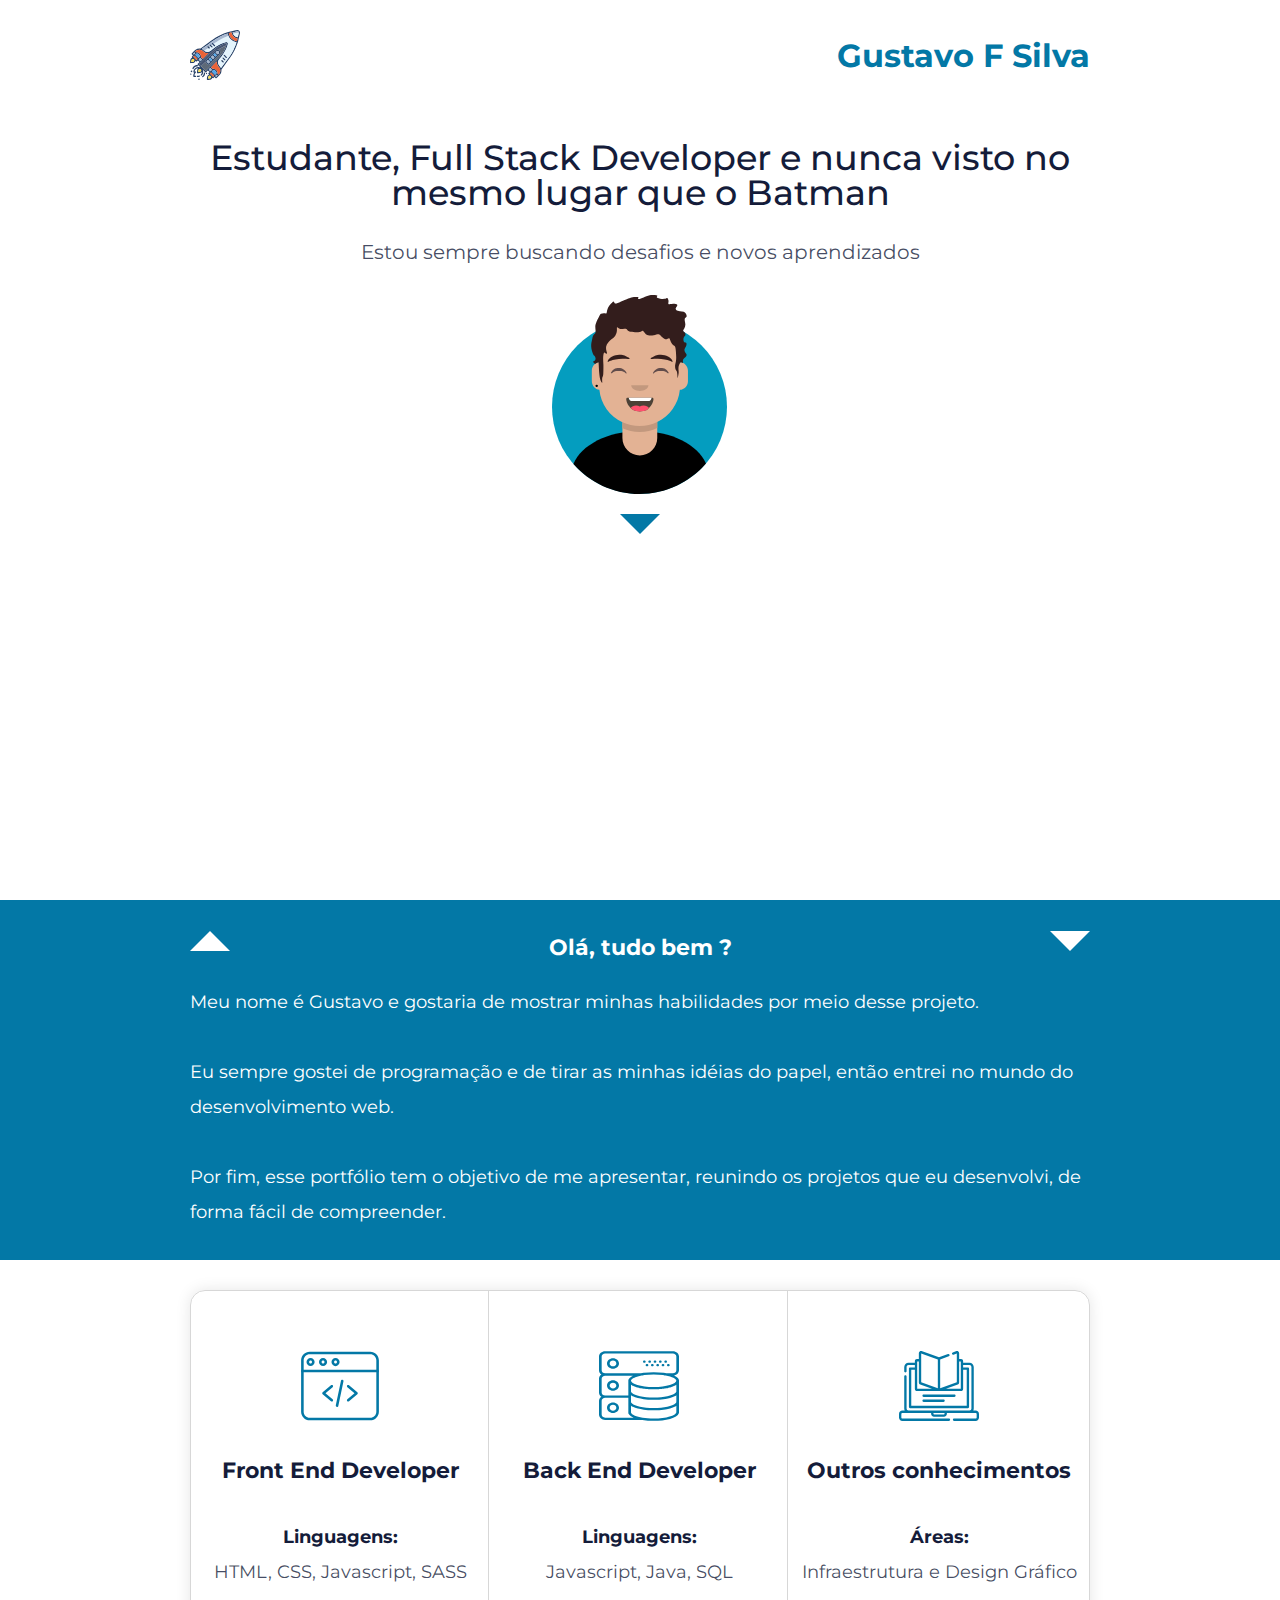
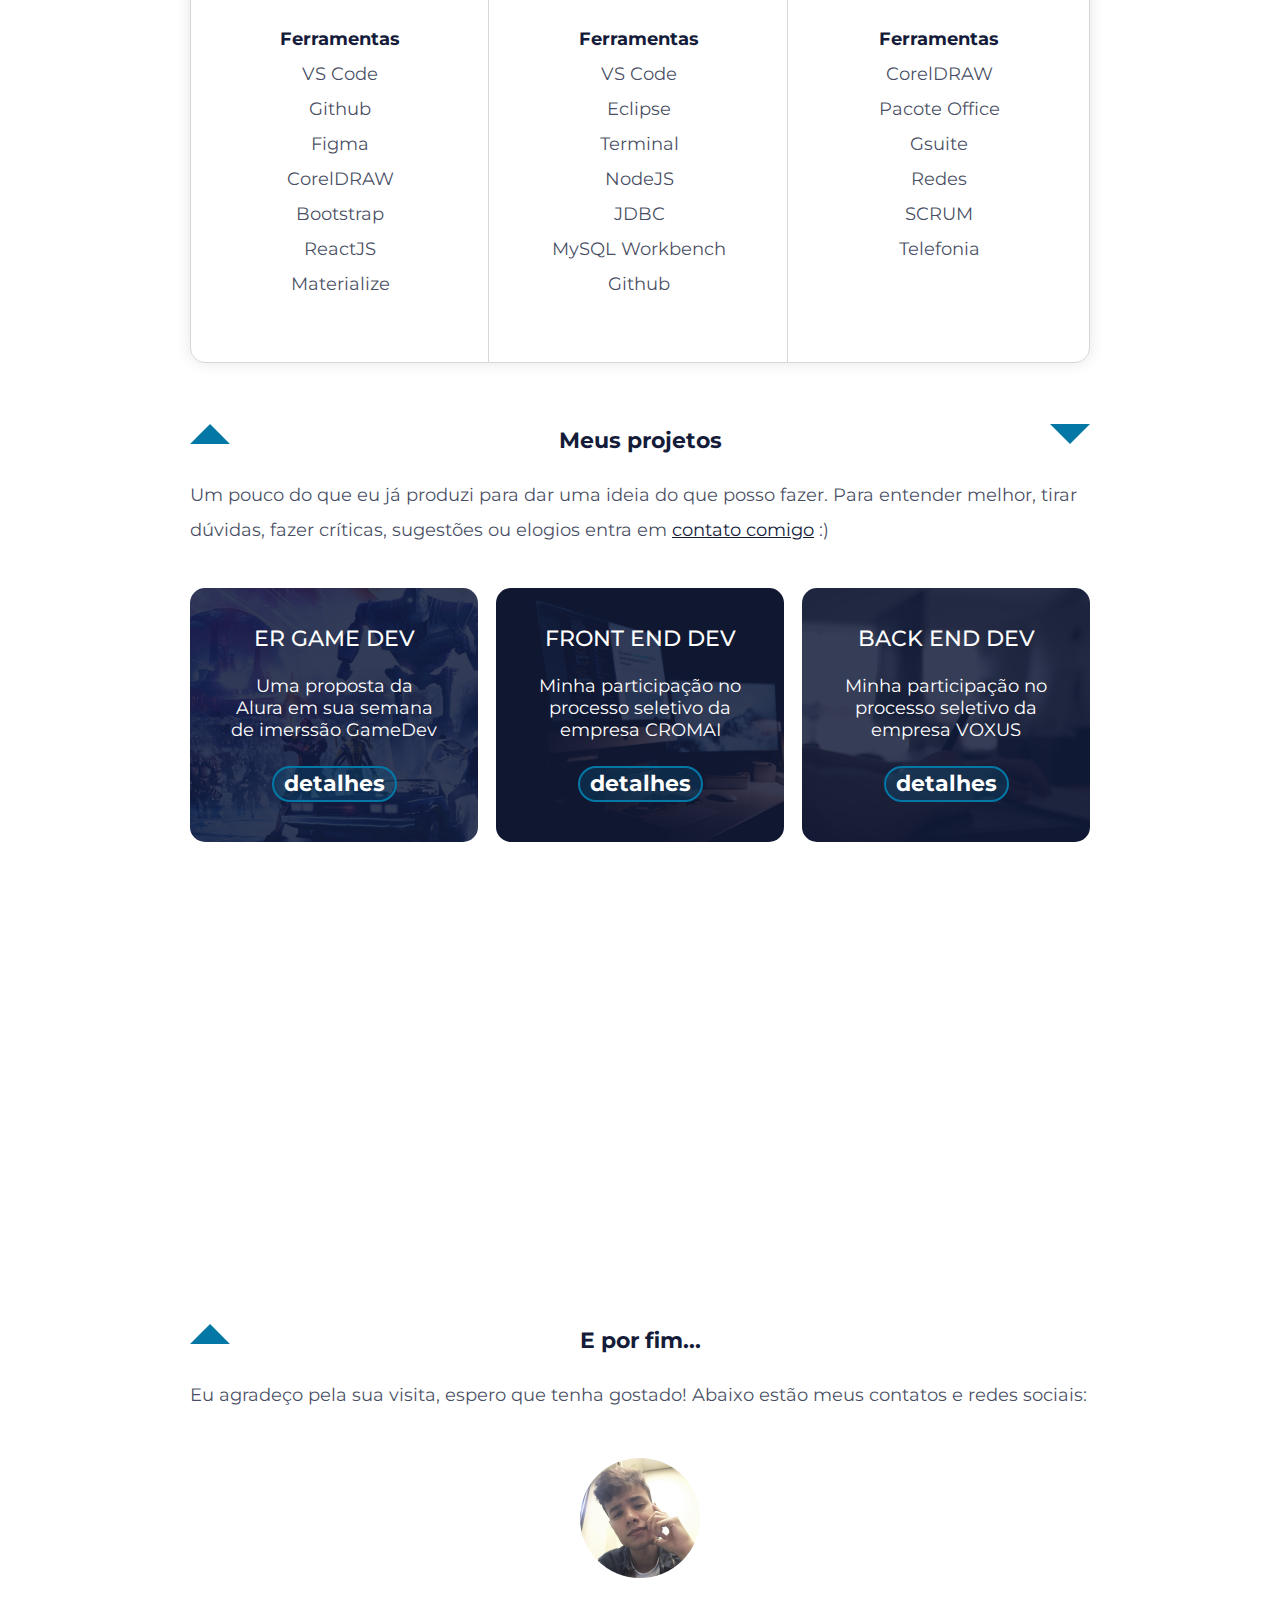
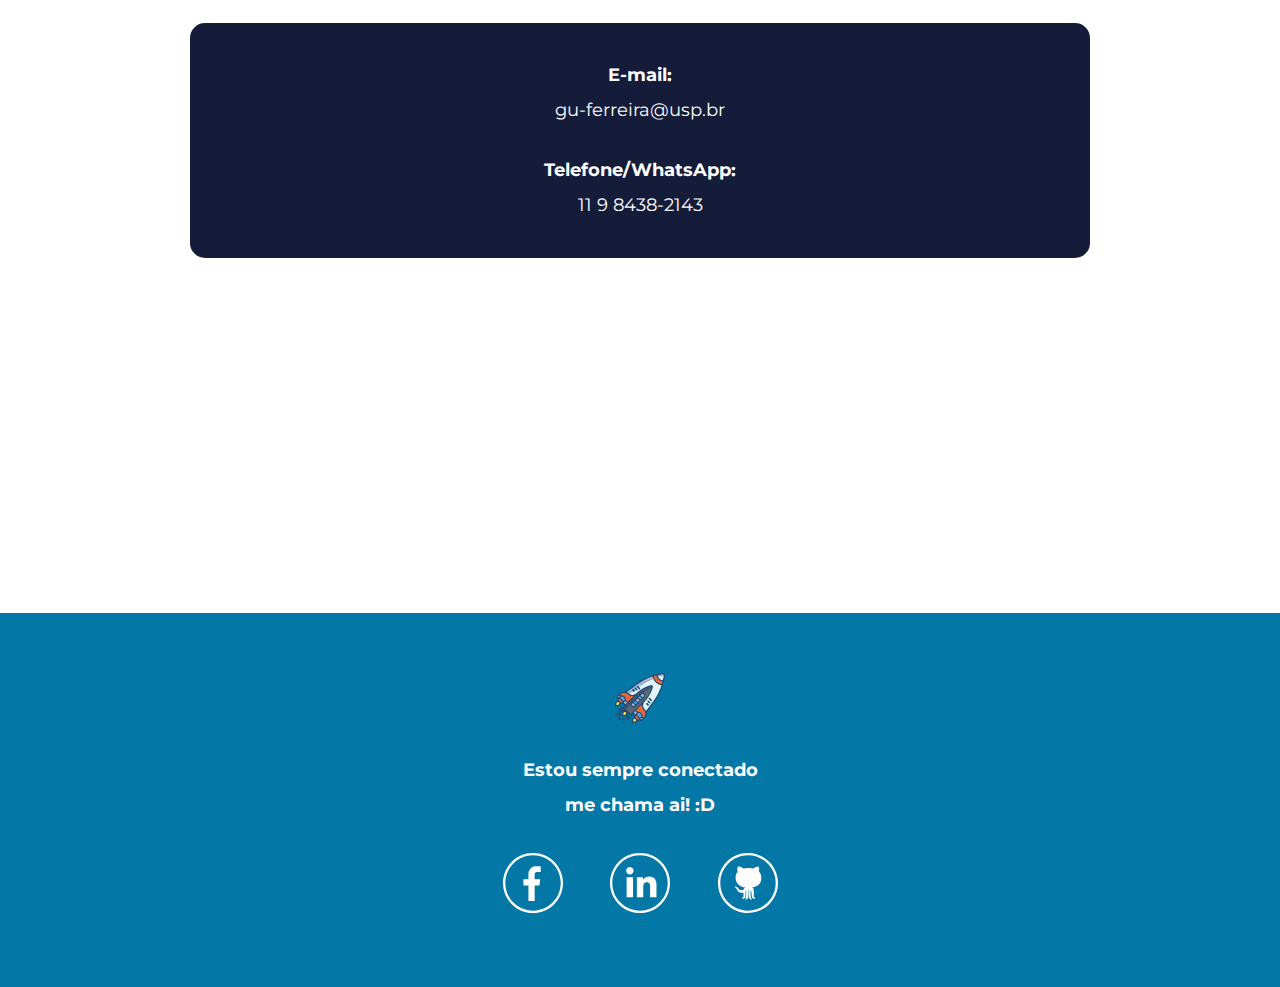
<file: index.html>
<!DOCTYPE html>
<html lang="pt-br">
    <head>
        <link rel="icon" href="./img/favicon-16x16.png" />
        <meta charset="UTF-8" />
        <meta name="viewport" content="width=device-width, initial-scale=1.0" />
        <meta http-equiv="X-UA-Compatible" content="ie=edge" />
        <title>Gustavo F. Silva</title>

        <link href="https://fonts.googleapis.com/css2?family=Montserrat:wght@400;500;700&display=swap" rel="stylesheet">
        <link href="./css/normalize.css" rel="stylesheet" />
        <link href="./css/reset.css" rel="stylesheet" />

        <link href="./css/cabecalho.css" rel="stylesheet" />
        <link href="./css/sobre.css" rel="stylesheet" />
        <link href="./css/projetos.css" rel="stylesheet" />
        <link href="./css/agradecimentos.css" rel="stylesheet" />
        <link href="./css/rodape.css" rel="stylesheet" />
    </head>

    <body>

        <header id="cabecalho" class="cabecalho">
            <div class="cabecalho__container">
                <div class="cabecalho__topo">
                    <img src="./img/foguete.svg" class="foguete" alt="um foguete espacial">
                    <h1 class="cabecalho__nome">Gustavo F Silva</h1>
                </div>

                <h2 class="titulo cabecalho__titulo">Estudante, Full Stack Developer e nunca visto no mesmo lugar que o Batman</h2>
                <p class="cabecalho__frase">Estou sempre buscando desafios e novos aprendizados</p>
                <div class="cabecalho__avatar"></div>
                <a href="#sobre"><img src="./img/seta-azul-baixo.svg" class="seta" alt="Clique para saber sobre mim"></a>
            </div>
        </header>

        <section id="sobre" class="sobre">

                <div class="sobre__conteudo">
                    <div class="sobre__container">
                        <div class="conteudo__topo">
                            <a href="#cabecalho"><img src="./img/seta-branca-cima.svg" class="seta" alt="Clique para voltar ao início"></a>
                            <h3 class="titulo sobre__conteudo__titulo">Olá, tudo bem ?</h3>
                            <a href="#projetos"><img src="./img/seta-branca-baixo.svg" class="seta" alt="Clique para ver meus projetos"></a>
                        </div>

                        <p class="texto sobre__conteudo__texto">Meu nome é Gustavo e gostaria de mostrar minhas habilidades por meio desse projeto. <br><br>
                        Eu sempre gostei de programação e de tirar as minhas idéias do papel, então entrei no mundo do desenvolvimento web.<br><br>Por fim, esse portfólio tem o objetivo de me apresentar, reunindo os projetos que eu desenvolvi, de forma fácil de compreender.</p>
                    </div>
                </div>

                <div class="sobre__habilidades">
                    <div class="sobre__container">
                        <div class="habilidades__tabela">
                        <div class="tabela__item">
                            <img src="./img/frontEnd.svg" class="tabela__icone" alt>
                            <h4 class="titulo tabela__titulo">Front End Developer</h4>
                            <div class="tabela__linguagens">
                                <p class="texto tabela__subtitulo">Linguagens:</p>
                                <p class="texto tabela__texto">HTML, CSS, Javascript, SASS</p>
                            </div>
                            <div class="tabela__ferramentas">
                                <p class="texto tabela__subtitulo">Ferramentas</p>
                                <p class="texto tabela__texto">VS Code<br>Github<br>Figma<br>CorelDRAW<br>Bootstrap<br>ReactJS<br>Materialize</p>
                            </div>
                        </div>

                        <div class="tabela__item">
                            <img src="./img/backEnd.svg" class="tabela__icone" alt>
                            <h4 class="titulo tabela__titulo">Back End Developer</h4>
                            <div class="tabela__linguagens">
                                <p class="texto tabela__subtitulo">Linguagens:</p>
                                <p class="texto tabela__texto">Javascript, Java, SQL</p>
                            </div>
                            <div class="tabela__ferramentas">
                                <p class="texto tabela__subtitulo">Ferramentas</p>
                                <p class="texto tabela__texto">VS Code<br>Eclipse<br>Terminal<br>NodeJS<br>JDBC<br>MySQL Workbench<br>Github</p>
                            </div>
                        </div>

                        <div class="tabela__item">
                            <img src="./img/outros.svg" class="tabela__icone" alt>
                            <h4 class="titulo tabela__titulo">Outros conhecimentos</h4>
                            <div class="tabela__linguagens">
                                <p class="texto tabela__subtitulo">Áreas:</p>
                                <p class="texto tabela__texto">Infraestrutura e Design Gráfico</p>
                            </div>
                            <div class="tabela__ferramentas">
                                <p class="texto tabela__subtitulo">Ferramentas</p>
                                <p class="texto tabela__texto">CorelDRAW<br>Pacote Office<br>Gsuite<br>Redes<br>SCRUM<br>Telefonia</p>
                            </div>
                        </div>
                    
                    
                    
                        </div>
                    </div>
                </div>
        </section>

        <section id="projetos" class="projetos">

            <div class="projetos__container">
                <div class="conteudo__topo">
                    <a href="#sobre"><img src="./img/seta-azul-cima.svg" class="seta" alt="Clique para saber sobre mim"></a>
                    <h3 class="titulo">Meus projetos</h3>
                    <a href="#agradecimentos"><img src="./img/seta-azul-baixo.svg" class="seta" alt="Clique para acessar meus agradecimentos"></a>
                </div>

                <p class="texto projetos__texto">Um pouco do que eu já produzi para dar uma ideia do que posso fazer. Para entender melhor, tirar dúvidas, fazer críticas, sugestões ou elogios entra em <a href="#contatos">contato comigo</a> :)</p>


                <div class="projetos__pai__itens">

                    <div class="projetos__item">
                        <h4 class="titulo projetos__item__titulo">ER GAME DEV</h4>
                        <p class="texto projetos__item__texto">Uma proposta da Alura em sua semana de imerssão GameDev</p>
        
                        <a href="projeto-gamedev.html" class="projetos__item__link">
                            <div class="projetos__item__botao">
                                <p class="titulo projetos__item__botao__titulo">detalhes</p>
                            </div>
                        </a>
                    </div>

                    <div class="projetos__item">
                        <h4 class="titulo projetos__item__titulo">FRONT END DEV</h4>
                        <p class="texto projetos__item__texto">Minha participação no processo seletivo da empresa CROMAI</p>
                        
                        <a href="projeto-cromai.html" class="projetos__item__link">
                            <div class="projetos__item__botao">
                                <p class="titulo projetos__item__botao__titulo">detalhes</p>
                            </div>
                        </a>
                    </div>

                    <div class="projetos__item">
                        <h4 class="titulo projetos__item__titulo">BACK END DEV</h4>
                        <p class="texto projetos__item__texto">Minha participação no processo seletivo da empresa VOXUS</p>
        
                        <a href="projeto-voxus.html" class="projetos__item__link">
                            <div class="projetos__item__botao">
                                <p class="titulo projetos__item__botao__titulo">detalhes</p>
                            </div>
                        </a>
                    </div>
                </div>
            </div>

        </section>

        <section id="agradecimentos" class="agradecimentos">
            <div class="agradecimentos__container">
                <div class="conteudo__topo">
                    <a href="#projetos"><img src="./img/seta-azul-cima.svg" class="seta" alt="Clique para acessar meus projetos"></a>
                    <h3 class="titulo">E por fim...</h3>
                    <a href="#agradecimentos"><img src="./img/seta-branca-cima.svg" class="seta" alt></a>
                </div>

                <p class="texto">Eu agradeço pela sua visita, espero que tenha gostado! Abaixo estão meus contatos e redes sociais:</p>

                <div class="agradecimentos__foto__container"><img src="./img/gustavo.jpg" class="agradecimentos__foto" alt>
                </div>
                
                <div id="contatos" class="agradecimentos__contato__pai">
                    <div class="agradecimentos__contato__filho">
                        <p class="texto agradecimentos__contato__filho__titulo">E-mail:</p>
                        <p class="texto agradecimentos__contato__filho__texto">gu-ferreira@usp.br</p>
                    </div>

                    <div class="agradecimentos__contato__filho">
                        <p class="texto agradecimentos__contato__filho__titulo">Telefone/WhatsApp:</p>
                        <p class="texto agradecimentos__contato__filho__texto">11 9 8438-2143</p>
                    </div>
                </div>
            </div>
        </section>

        <footer id="rodape" class="rodape">
            <img src="./img/foguete.svg" class="foguete rodape__foguete" alt="um foguete espacial">
            <p class="texto rodape__texto">Estou sempre conectado<br>me chama ai! :D</p>
            <div class="rodape__icones">
                <a href="https://www.facebook.com/gustavo.ferreira.37"><img src="./img/icone-facebook.svg" class="rodape__icones_item" alt="Clique para acessar meu Facebook"></a>
                <a href="https://www.linkedin.com/in/gustavo-ferreira-silva-b59086182/"><img src="./img/icone-linkedin.svg" class="rodape__icones_item" alt="Clique para acessar meu LinkedIn"></a>
                <a href="https://github.com/GuFerreir"><img src="./img/icone-github.svg" class="rodape__icones_item" alt="clique para acessar meu Github"></a>
            </div>
        </footer>        

    </body>

</html>
</file>
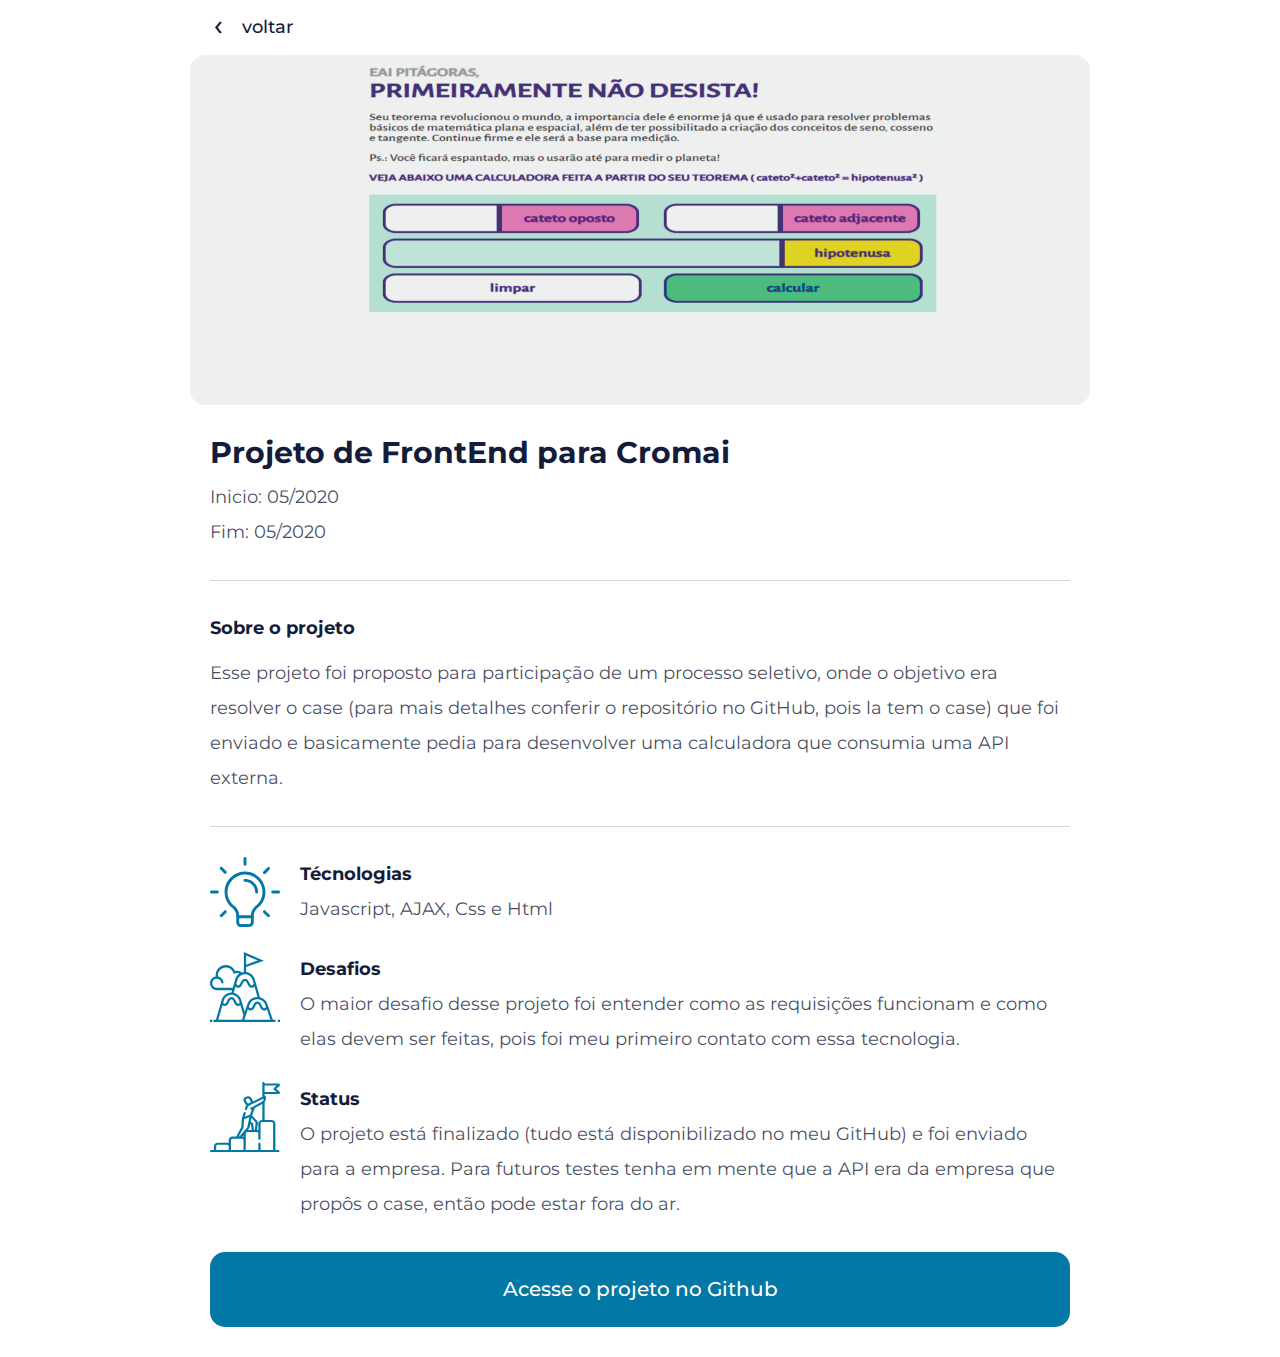
<file: projeto-cromai.html>
<!DOCTYPE html>
<html lang="pt-br">
    <head>
        <link rel="icon" href="./img/favicon-16x16.png" />
        <meta charset="UTF-8" />
        <meta name="viewport" content="width=device-width, initial-scale=1.0" />
        <meta http-equiv="X-UA-Compatible" content="ie=edge" />
        <title>Gustavo F. Silva</title>

        <!-- <link href="https://fonts.googleapis.com/css2?family=Ubuntu:wght@400;500;700&display=swap" rel="stylesheet"> -->
        <link href="https://fonts.googleapis.com/css2?family=Montserrat:wght@400;500;700&display=swap" rel="stylesheet">
        <link href="./css/normalize.css" rel="stylesheet" />
        <link href="./css/reset.css" rel="stylesheet" />

        <link href="./css/projetos-descricao.css" rel="stylesheet" />
    </head>

    <body>

        <header id="cabecalho" class="cabecalho">
            <div class="container">
                <a href="index.html#projetos" class="cabecalho__link">
                    <img src="./img/seta-azul-esquerda.svg" class="cabecalho__seta" alt>
                    <p class="cabecalho__texto">voltar</p>
                </a>
            </div>
        </header>

        <div class="container">
            <div class="imagem imagem__cromai"></div>

            <div class="projeto__container">
                <section class="projeto">
                    <h1 class="titulo projeto__introducao">Projeto de FrontEnd para Cromai</h1>
                    <p class="texto">Inicio: 05/2020<br>Fim: 05/2020</p>
                </section>

                <section class="projeto">
                    <h2 class="titulo projeto__sobre">Sobre o projeto</h2>
                    <p class="texto">Esse projeto foi proposto para participação de um processo seletivo, onde o objetivo era resolver o case (para mais detalhes conferir o repositório no GitHub, pois la tem o case) que foi enviado e basicamente pedia para desenvolver uma calculadora que consumia uma API externa.</p>
                </section>

                <section class="projeto">
                    <div class="projeto__acompanhamento__item">
                        <img src="./img/icone-tecnologias.svg" class="projeto__acompanhamento__item__imagem" alt>
                        <div class="projeto__acompanhamento__item__conteudo">
                            <h3 class="titulo projeto__acompanhamento">Técnologias</h3>
                            <p class="texto">Javascript, AJAX, Css e Html</p>
                        </div>
                    </div>

                    <div class="projeto__acompanhamento__item">
                        <img src="./img/icone-desafios.svg" class="projeto__acompanhamento__item__imagem" alt>
                        <div class="projeto__acompanhamento__item__conteudo">
                            <h3 class="titulo projeto__acompanhamento">Desafios</h3>
                            <p class="texto">O maior desafio desse projeto foi entender como as requisições funcionam e como elas devem ser feitas, pois foi meu primeiro contato com essa tecnologia.</p>
                        </div>
                    </div>

                    <div class="projeto__acompanhamento__item">
                        <img src="./img/icone-status.svg" class="projeto__acompanhamento__item__imagem" alt>
                        <div class="projeto__acompanhamento__item__conteudo">
                            <h3 class="titulo projeto__acompanhamento">Status</h3>
                            <p class="texto">O projeto está finalizado (tudo está disponibilizado no meu GitHub) e foi enviado para a empresa. Para futuros testes tenha em mente que a API era da empresa que propôs o case, então pode estar fora do ar.</p>
                        </div>
                    </div>
                </section>

                <a href="https://github.com/GuFerreir/caseCromai" target="_blank" class="botaoLink">
                    <div class="botaoProjeto" >Acesse o projeto no Github</div>
                </a>
            </div>
        </div>
    </body>
</html>
</file>
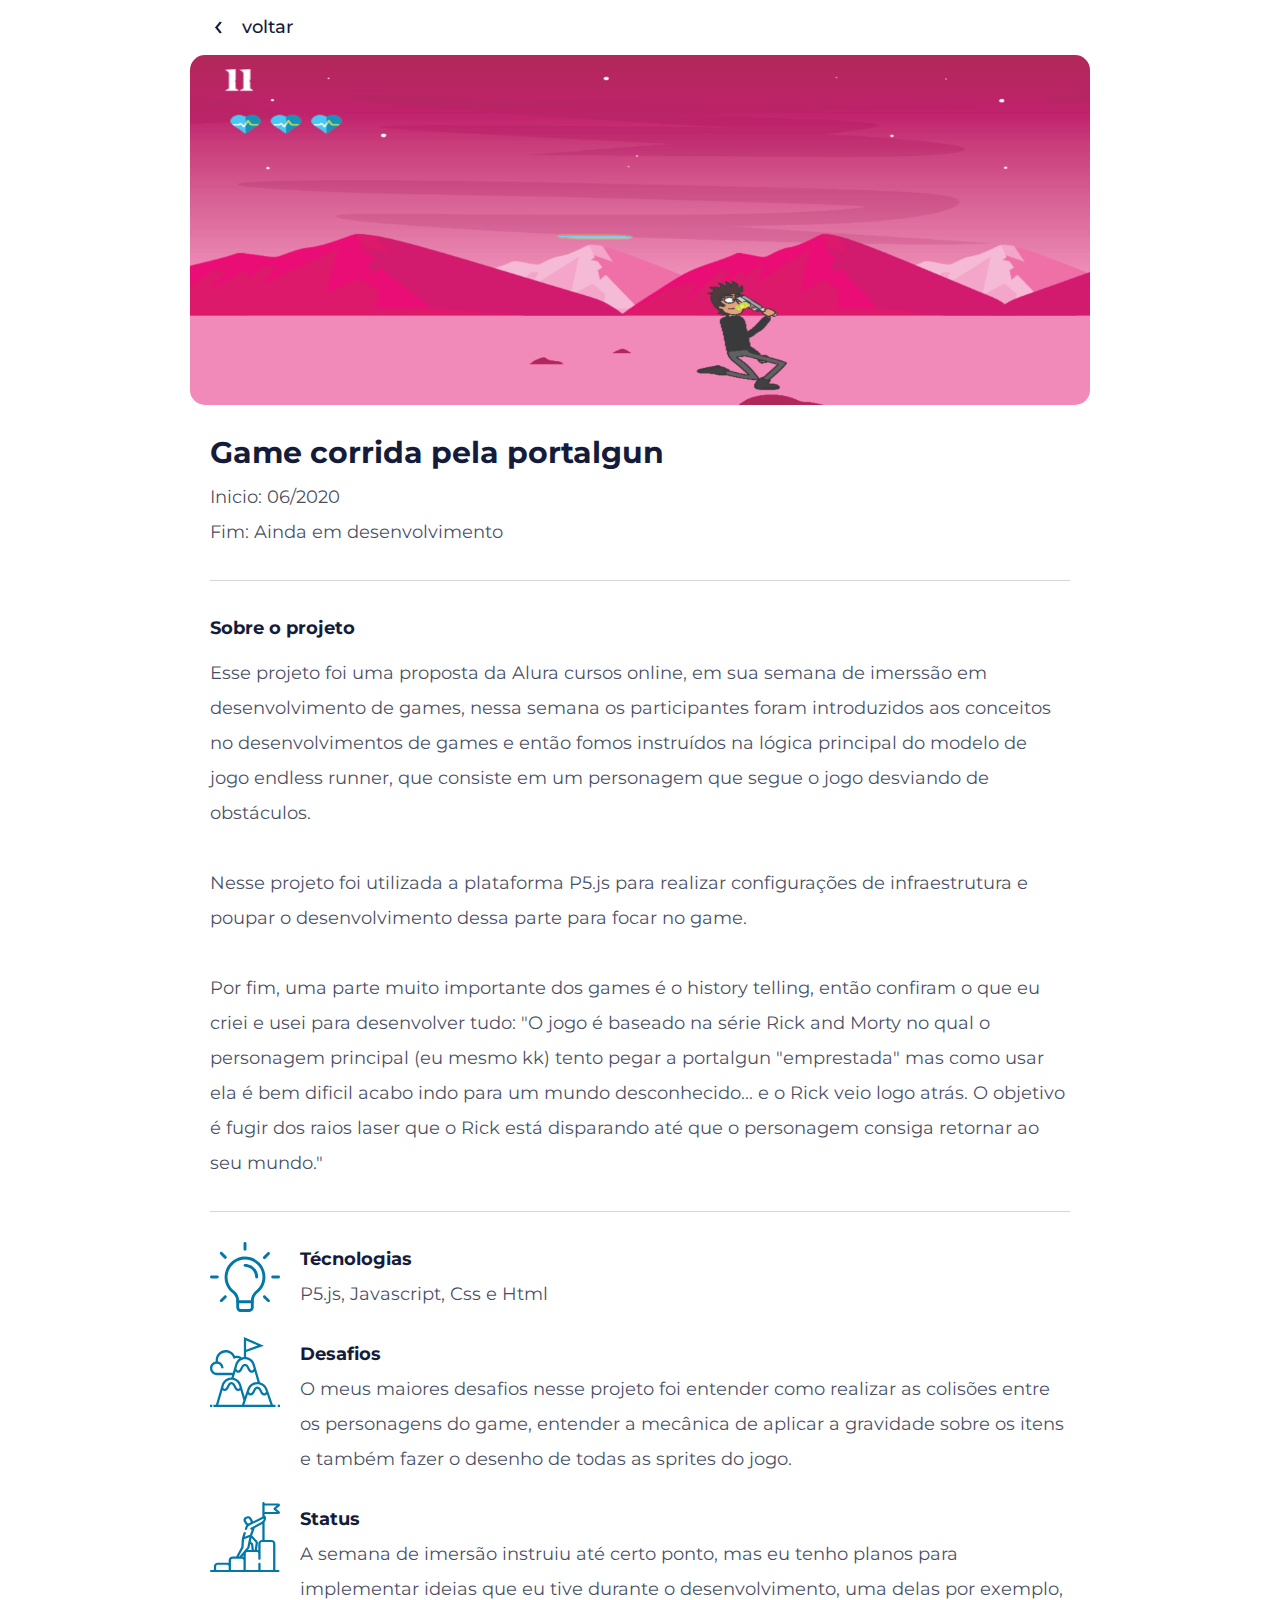
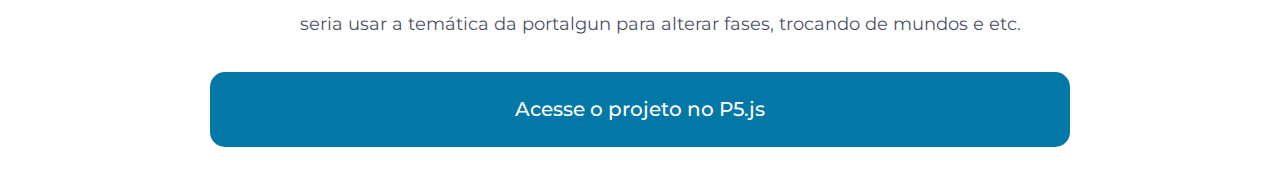
<file: projeto-gamedev.html>
<!DOCTYPE html>
<html lang="pt-br">
    <head>
        <link rel="icon" href="./img/favicon-16x16.png" />
        <meta charset="UTF-8" />
        <meta name="viewport" content="width=device-width, initial-scale=1.0" />
        <meta http-equiv="X-UA-Compatible" content="ie=edge" />
        <title>Gustavo F. Silva</title>

        <!-- <link href="https://fonts.googleapis.com/css2?family=Ubuntu:wght@400;500;700&display=swap" rel="stylesheet"> -->
        <link href="https://fonts.googleapis.com/css2?family=Montserrat:wght@400;500;700&display=swap" rel="stylesheet">
        <link href="./css/normalize.css" rel="stylesheet" />
        <link href="./css/reset.css" rel="stylesheet" />

        <link href="./css/projetos-descricao.css" rel="stylesheet" />
    </head>

    <body>

        <header id="cabecalho" class="cabecalho">
            <div class="container">
                <a href="index.html#projetos" class="cabecalho__link">
                    <img src="./img/seta-azul-esquerda.svg" class="cabecalho__seta" alt>
                    <p class="cabecalho__texto">voltar</p>
                </a>
            </div>
        </header>

        <div class="container">
            <div class="imagem imagem__gamedev"></div>

            <div class="projeto__container">
                <section class="projeto">
                    <h1 class="titulo projeto__introducao">Game corrida pela portalgun</h1>
                    <p class="texto">Inicio: 06/2020<br>Fim: Ainda em desenvolvimento</p>
                </section>

                <section class="projeto">
                    <h2 class="titulo projeto__sobre">Sobre o projeto</h2>
                    <p class="texto">Esse projeto foi uma proposta da Alura cursos online, em sua semana de imerssão em desenvolvimento de games, nessa semana os participantes foram introduzidos aos conceitos no desenvolvimentos de games e então fomos instruídos na lógica principal do modelo de jogo endless runner, que consiste em um personagem que segue o jogo desviando de obstáculos.<br><br>Nesse projeto foi utilizada a plataforma P5.js para realizar configurações de infraestrutura e poupar o desenvolvimento dessa parte para focar no game.<br><br>Por fim, uma parte muito importante dos games é o history telling, então confiram o que eu criei e usei para desenvolver tudo: "O jogo é baseado na série Rick and Morty no qual o personagem principal (eu mesmo kk) tento pegar a portalgun "emprestada" mas como usar ela é bem dificil acabo indo para um mundo desconhecido... e o Rick veio logo atrás. O objetivo é fugir dos raios laser que o Rick está disparando até que o personagem consiga retornar ao seu mundo."</p>
                </section>

                <section class="projeto">
                    <div class="projeto__acompanhamento__item">
                        <img src="./img/icone-tecnologias.svg" class="projeto__acompanhamento__item__imagem" alt>
                        <div class="projeto__acompanhamento__item__conteudo">
                            <h3 class="titulo projeto__acompanhamento">Técnologias</h3>
                            <p class="texto">P5.js, Javascript, Css e Html</p>
                        </div>
                    </div>

                    <div class="projeto__acompanhamento__item">
                        <img src="./img/icone-desafios.svg" class="projeto__acompanhamento__item__imagem" alt>
                        <div class="projeto__acompanhamento__item__conteudo">
                            <h3 class="titulo projeto__acompanhamento">Desafios</h3>
                            <p class="texto">O meus maiores desafios nesse projeto foi entender como realizar as colisões entre os personagens do game, entender a mecânica de aplicar a gravidade sobre os itens e também fazer o desenho de todas as sprites do jogo.</p>
                        </div>
                    </div>

                    <div class="projeto__acompanhamento__item">
                        <img src="./img/icone-status.svg" class="projeto__acompanhamento__item__imagem" alt>
                        <div class="projeto__acompanhamento__item__conteudo">
                            <h3 class="titulo projeto__acompanhamento">Status</h3>
                            <p class="texto">A semana de imersão instruiu até certo ponto, mas eu tenho planos para implementar ideias que eu tive durante o desenvolvimento, uma delas por exemplo, seria usar a temática da portalgun para alterar fases, trocando de mundos e etc.</p>
                        </div>
                    </div>
                </section>

                <a href="https://editor.p5js.org/GuFerreir/sketches/qFs9TuzE-" target="_blank" class="botaoLink">
                    <div class="botaoProjeto" >Acesse o projeto no P5.js</div>
                </a>
            </div>
        </div>
    </body>
</html>
</file>
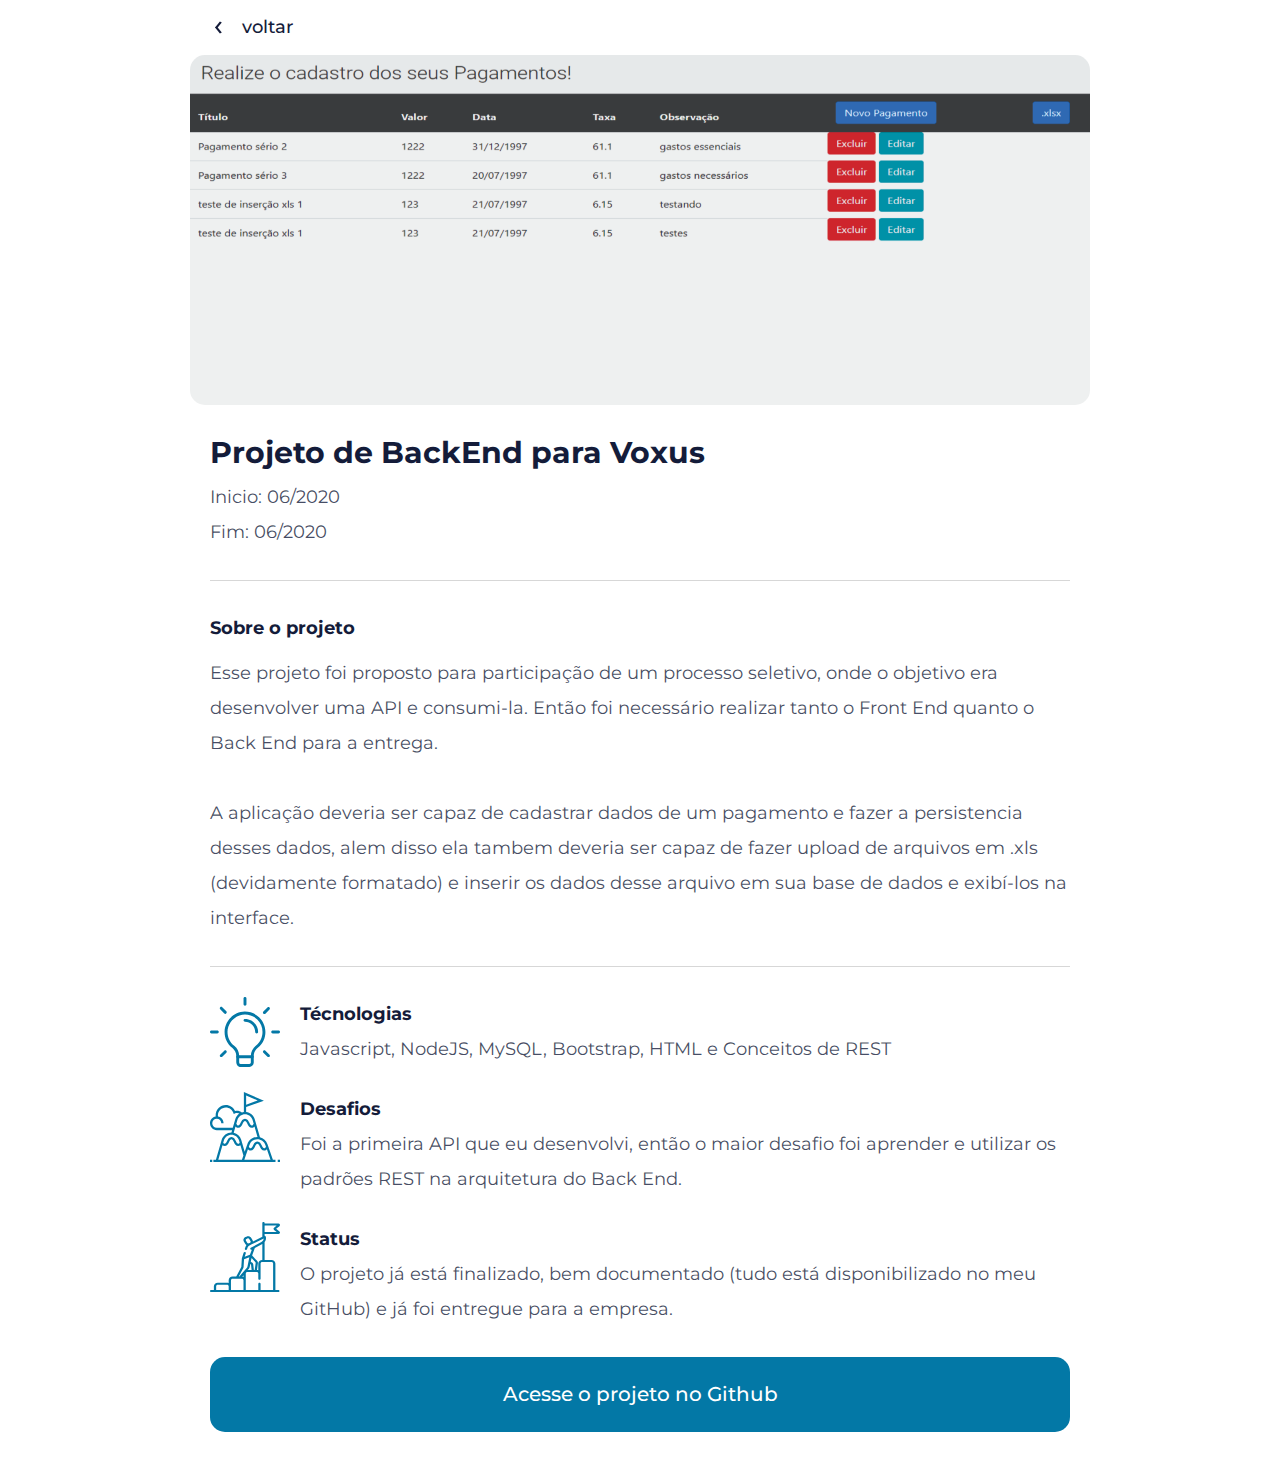
<file: projeto-voxus.html>
<!DOCTYPE html>
<html lang="pt-br">
    <head>
        <link rel="icon" href="./img/favicon-16x16.png" />
        <meta charset="UTF-8" />
        <meta name="viewport" content="width=device-width, initial-scale=1.0" />
        <meta http-equiv="X-UA-Compatible" content="ie=edge" />
        <title>Gustavo F. Silva</title>

        <!-- <link href="https://fonts.googleapis.com/css2?family=Ubuntu:wght@400;500;700&display=swap" rel="stylesheet"> -->
        <link href="https://fonts.googleapis.com/css2?family=Montserrat:wght@400;500;700&display=swap" rel="stylesheet">
        <link href="./css/normalize.css" rel="stylesheet" />
        <link href="./css/reset.css" rel="stylesheet" />

        <link href="./css/projetos-descricao.css" rel="stylesheet" />
    </head>

    <body>

        <header id="cabecalho" class="cabecalho">
            <div class="container">
                <a href="index.html#projetos" class="cabecalho__link">
                    <img src="./img/seta-azul-esquerda.svg" class="cabecalho__seta" alt>
                    <p class="cabecalho__texto">voltar</p>
                </a>
            </div>
        </header>

        <div class="container">
            <div class="imagem imagem__voxus"></div>

            <div class="projeto__container">
                <section class="projeto">
                    <h1 class="titulo projeto__introducao">Projeto de BackEnd para Voxus</h1>
                    <p class="texto">Inicio: 06/2020<br>Fim: 06/2020</p>
                </section>

                <section class="projeto">
                    <h2 class="titulo projeto__sobre">Sobre o projeto</h2>
                    <p class="texto">Esse projeto foi proposto para participação de um processo seletivo, onde o objetivo era desenvolver uma API e consumi-la. Então foi necessário realizar tanto o Front End quanto o Back End para a entrega.<br><br>A aplicação deveria ser capaz de cadastrar dados de um pagamento e fazer a persistencia desses dados, alem disso ela tambem deveria ser capaz de fazer upload de arquivos em .xls (devidamente formatado) e inserir os dados desse arquivo em sua base de dados e exibí-los na interface.</p>
                </section>

                <section class="projeto">
                    <div class="projeto__acompanhamento__item">
                        <img src="./img/icone-tecnologias.svg" class="projeto__acompanhamento__item__imagem" alt>
                        <div class="projeto__acompanhamento__item__conteudo">
                            <h3 class="titulo projeto__acompanhamento">Técnologias</h3>
                            <p class="texto">Javascript, NodeJS, MySQL, Bootstrap, HTML e Conceitos de REST</p>
                        </div>
                    </div>

                    <div class="projeto__acompanhamento__item">
                        <img src="./img/icone-desafios.svg" class="projeto__acompanhamento__item__imagem" alt>
                        <div class="projeto__acompanhamento__item__conteudo">
                            <h3 class="titulo projeto__acompanhamento">Desafios</h3>
                            <p class="texto">Foi a primeira API que eu desenvolvi, então o maior desafio foi aprender e utilizar os padrões REST na arquitetura do Back End.</p>
                        </div>
                    </div>

                    <div class="projeto__acompanhamento__item">
                        <img src="./img/icone-status.svg" class="projeto__acompanhamento__item__imagem" alt>
                        <div class="projeto__acompanhamento__item__conteudo">
                            <h3 class="titulo projeto__acompanhamento">Status</h3>
                            <p class="texto">O projeto já está finalizado, bem documentado (tudo está disponibilizado no meu GitHub) e já foi entregue para a empresa.</p>
                        </div>
                    </div>
                </section>

                <a href="https://github.com/GuFerreir/desafioVoxus" target="_blank" class="botaoLink">
                    <div class="botaoProjeto" >Acesse o projeto no Github</div>
                </a>
            </div>
        </div>
    </body>
</html>
</file>
<file: css/cabecalho.css>
.cabecalho {
    width: 100%;
    padding: 3rem 2rem 3rem 2rem;
    box-sizing: border-box;
    height: 100vh;
}

.cabecalho__container {
    display: flex;
    flex-direction: column;
    align-items: center;
}

.cabecalho__topo {
    width: 100%;
    box-sizing: border-box;
    display: flex;
    flex-direction: row;
    align-items: center;
    justify-content: space-between;
    margin-bottom: 3rem;
}

.cabecalho__nome {
    font-size: 3.2rem;
    color: #0378A6;
    font-weight: 700;
}

.cabecalho__titulo {
    margin-bottom: 2.5rem;
}

.cabecalho__frase {
    font-size: 2rem;
    color: rgba(20, 28, 58, .8);
    font-weight: 400;
    text-align: center;
    margin-bottom: 2.5rem;
}

.cabecalho__avatar{
    width: 177px;
    height: 203px;
    background-image: url('../img/gu-avatar.svg');
    background-size: 99%;
    background-repeat: no-repeat;
    margin-bottom: 1.5rem;
}

.cabecalho__avatar:hover, .cabecalho__avatar:focus{
    background-image: url('../img/gu-batman.svg');
}

@media (min-width: 1000px) {
    .cabecalho__container {
        width: 900px;
        margin: 0 auto;
    }

    .cabecalho__topo {
        margin-bottom: 6rem;
    }

    .cabecalho__titulo {
        font-size: 3.5rem;
        font-weight: 500;
    }
}
</file>
<file: css/sobre.css>
.sobre {
    width: 100%;
    min-height: 100vh;
}

.sobre__conteudo {
    background-color: #0378A6;
    padding: 3rem 2rem 3rem 2rem;
    width: 100%;
}

.sobre__conteudo__titulo, .sobre__conteudo__texto {
    color: #ffffff;
}

.sobre__habilidades {
    padding: 3rem 2rem 3rem 2rem;
}

.habilidades__tabela {
    width: 100%;
    border: 1px solid #D7D7D7;
    border-radius: 1.5rem;
    box-shadow: 0 0 15px rgba(0, 0, 0, .1);
    display: flex;
    flex-direction: column;
}

.tabela__item {
    padding-top: 6rem;
    padding-bottom: 6rem;
    display: flex;
    flex-direction: column;
    align-items: center;
    border-bottom: 1px solid #D7D7D7;
}

.tabela__item:last-child {
    border-bottom: none;
}

.tabela__icone {
    width: 80px;
    height: 70px;
}

.tabela__subtitulo, .tabela__texto {
    text-align: center;
}

.tabela__subtitulo {
    color: #141C3A;
    font-weight: 700;
}

.tabela__icone, .tabela__titulo, .tabela__linguagens {
    margin-bottom: 3.2rem;
}

@media (min-width: 1000px) {
    .sobre__container {
        width: 900px;
        margin: 0 auto;
    }

    .habilidades__tabela {
        flex-direction: row;
        justify-content: space-around;
      
    }
    
    .tabela__item {
        border-bottom: none;
        border-right: 1px solid #D7D7D7;
        width: 33%;
    }

    .tabela__item:last-child {
        border-right: none;
    }
}
</file>
<file: css/projetos.css>
.projetos {
    padding: 3rem 2rem 3rem 2rem;
    min-height: 100vh;
}

.projetos__pai__itens {
    display: flex;
    flex-direction: column;       
}

.projetos__texto {
    margin-bottom: 4rem;
}


.projetos__item {
    width: 100%;
    background-color: #141C3A;
    background-image: url('../img/projeto-game.png');
    border-radius: 1.5rem;
    background-size: cover;
    padding: 4rem 4rem 4rem 4rem;
    margin-bottom: 2rem;
}

.projetos__item:nth-child(2){
    background-image: url('../img/projeto-frontend.png');
}

.projetos__item:last-child{
    margin-bottom: none;
    background-image: url('../img/projeto-backend.png');
}

.projetos__item__titulo {
    font-weight: 500;
}

.projetos__item__titulo, .projetos__item__texto {
    margin-bottom: 2.5rem;
    text-align: center;
}

.projetos__item__link:link {
    text-decoration: none;
}

.projetos__item__botao__titulo, .projetos__item__titulo, .projetos__item__texto {
    color: #ffffff;
    line-height: 2.2rem;
}

.projetos__item__botao {
    width: 125px;
    margin: 0 auto;
    border: 2px solid #0378A6;
    border-radius: 2rem;
    background-color: rgba(3, 120, 166, .2);
    padding: .5rem .5rem .5rem .5rem;
}

@media (min-width: 1000px) {
    .projetos__container {
        width: 900px;
        margin: 0 auto;
    }

    .projetos__pai__itens {
        flex-direction: row;
    }

    .projetos__item {
        width: 32%;
        margin-right: 2%;
    }

    .projetos__item:last-child {
        margin-right: 0;
    }
}
</file>
<file: css/agradecimentos.css>
.agradecimentos {
    padding: 3rem 2rem 3rem 2rem;
    margin-bottom: 2rem;
    min-height: 100vh;
}

.agradecimentos__foto__container {
    display: flex;
    align-items: center;
    margin-top: 4.5rem;
    margin-bottom: 4.5rem;
}

.agradecimentos__foto {
    margin: 0 auto;
    width: 120px;
    height: 120px;
    border-radius: 100%;
}

.agradecimentos__contato__pai {
    width: 100%;
    padding-top: 3.5rem;
    padding-bottom: 3.5rem;
    background-color: #141C3A;
    border-radius: 1.5rem;
    text-align: center;
}

.agradecimentos__contato__filho:first-child {
    margin-bottom: 2.5rem;
}

.agradecimentos__contato__filho__titulo {
    font-weight: 700;
}

.agradecimentos__contato__filho__titulo, .agradecimentos__contato__filho__texto {
    color: #ffffff;
}

@media (min-width: 1000px) {
    .agradecimentos__container {
        width: 900px;
        margin: 0 auto;
    }
}
</file>
<file: css/rodape.css>
.rodape {
    width: 100%;
    background-color: #0378A6;
    padding: 6rem 0 6rem 0;
    display: flex;
    flex-direction: column;
    align-items: center;
}

.rodape__foguete {
    margin-bottom: 3rem;
}

.rodape__texto {
    color: #ffffff;
    text-align: center;
    font-weight: 700;
    margin-bottom: 3rem;
}

.rodape__icones {
    width: 275px;
    display: flex;
    justify-content: space-between;
    align-items: center;
}

.rodape__icones_item {
    width: 60px;
    height: 60px;
}
</file>
<file: css/projetos-descricao.css>
.cabecalho {
    width: 100%;
}

.cabecalho__link {
    width: 100%;
    display: flex;
    flex-direction: row;
    align-items: center;
    padding: 1rem 2.5rem 1rem 2.5rem; 
}

.cabecalho__link:link, .cabecalho__link:visited {
    text-decoration: none;
}

.cabecalho__seta {
    width: .7rem;
    height: 1.7rem;
    margin-right: 2rem;
}

.cabecalho__texto {
    color:  #141C3A;
    font-size: 1.8rem;
    font-weight: 500;
}

.imagem{
    width: 100%;
    height: 35rem;

    background-size: 100% 100%;
}

.imagem__gamedev {
    background-image: url('../img/projeto-gamedev-img.jpg');
}
.imagem__cromai{
    background-image: url('../img/projeto-cromai-img.jpg');

}
.imagem__voxus {
    background-image: url('../img/projeto-voxus-img.jpg');    
}

.projeto__container {
    padding-right: 2rem;
    padding-left: 2rem;
}

.projeto {
    padding-top: 3rem;
    padding-bottom: 3rem; 
    border-bottom: .1rem solid #D7D7D7;   
}
.projeto:nth-child(3) {
    border-bottom: none; 
}

.projeto__introducao {
    font-size: 3rem;
}

.projeto__introducao, .projeto__sobre, .projeto__acompanhamento {
    text-align: left;
    margin-bottom: 1rem;
}

.projeto__sobre, .projeto__acompanhamento {
    font-size: 1.8rem;
}

.projeto__acompanhamento__item {
    display: flex;
    align-items: flex-start;
    flex-wrap: nowrap;
    margin-bottom: 2.5rem;
}

.projeto__acompanhamento__item:last-child {
    margin-bottom: 0;
}

.projeto__acompanhamento__item__imagem {
    margin-right: 2rem;
}

.projeto__acompanhamento {
    margin-bottom: 0;
}

.botaoLink:link {
    text-decoration: none;
}

.botaoProjeto {
    width: 100%;
    padding: 2rem;
    margin-bottom: 3rem;
    text-align: center;
    font-size: 2rem;
    font-weight: 500;
    color: #ffffff;
    background-color: #0378A6;
    border: none;
    border-radius: 1.5rem;
}

.botaoProjeto:hover {
    background-color: #141C3A;
}

@media (min-width: 1000px) {
    .container {
        width: 900px;
        margin: 0 auto;
    }

    .imagem {
        border-radius: 1.5rem;
    }
}
</file>
